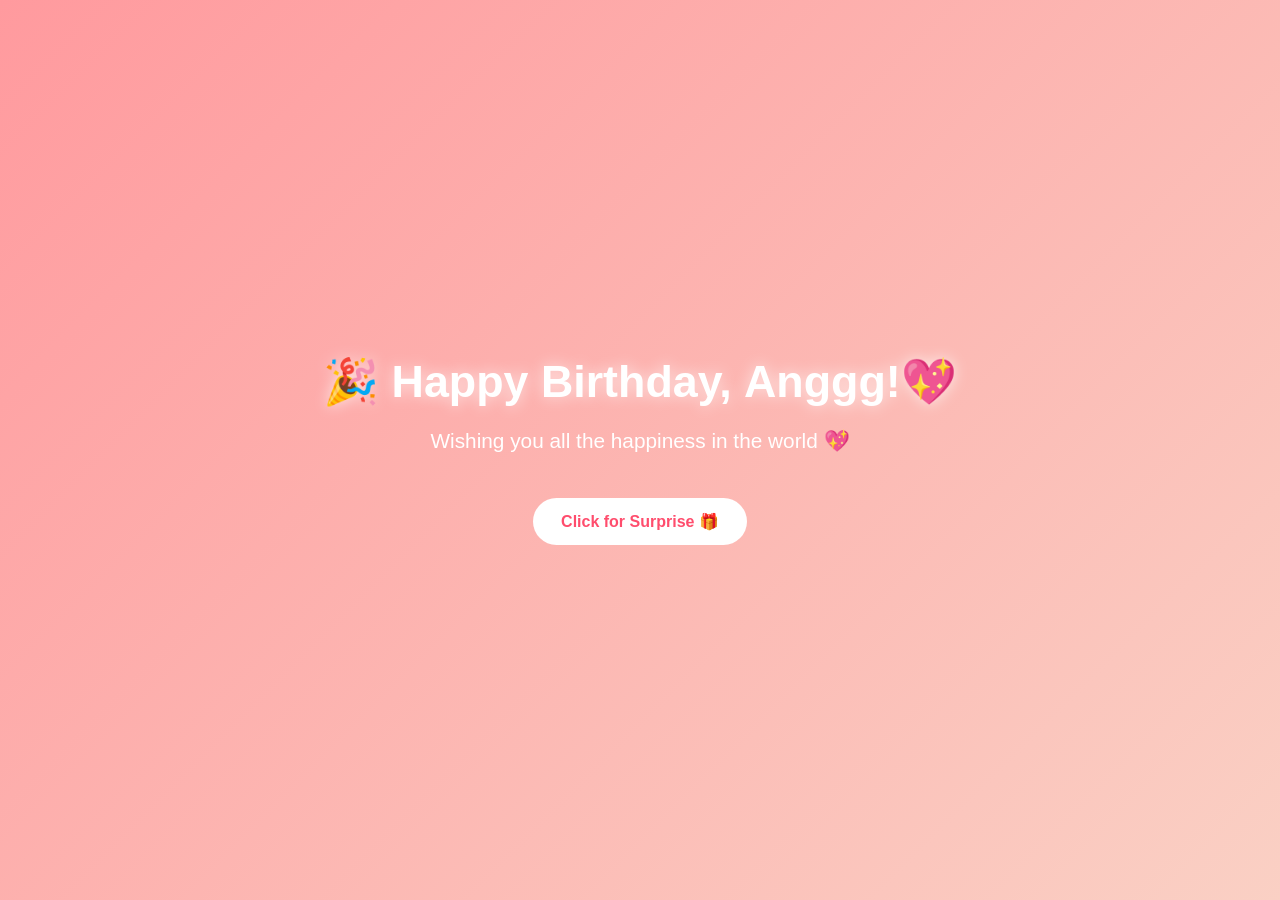
<file: index.html>
<!DOCTYPE html>
<html lang="en">
<head>
  <meta charset="UTF-8">
  <meta name="viewport" content="width=device-width, initial-scale=1.0">
  <title>Happy Birthday!</title>
  <link rel="stylesheet" href="style.css">
</head>
<body>
  <header class="home">
    <h1 class="birthday-title">
      <span id="fixedText">🎉 Happy Birthday</span>, 
      <span id="changingText">Anggg!</span>
    </h1>
    <p>Wishing you all the happiness in the world 💖</p>
    <button class="surprise-btn" onclick="goToMemories()">Click for Surprise 🎁</button>
  </header>

  <script src="script.js"></script>

</body>
</html>
</file>
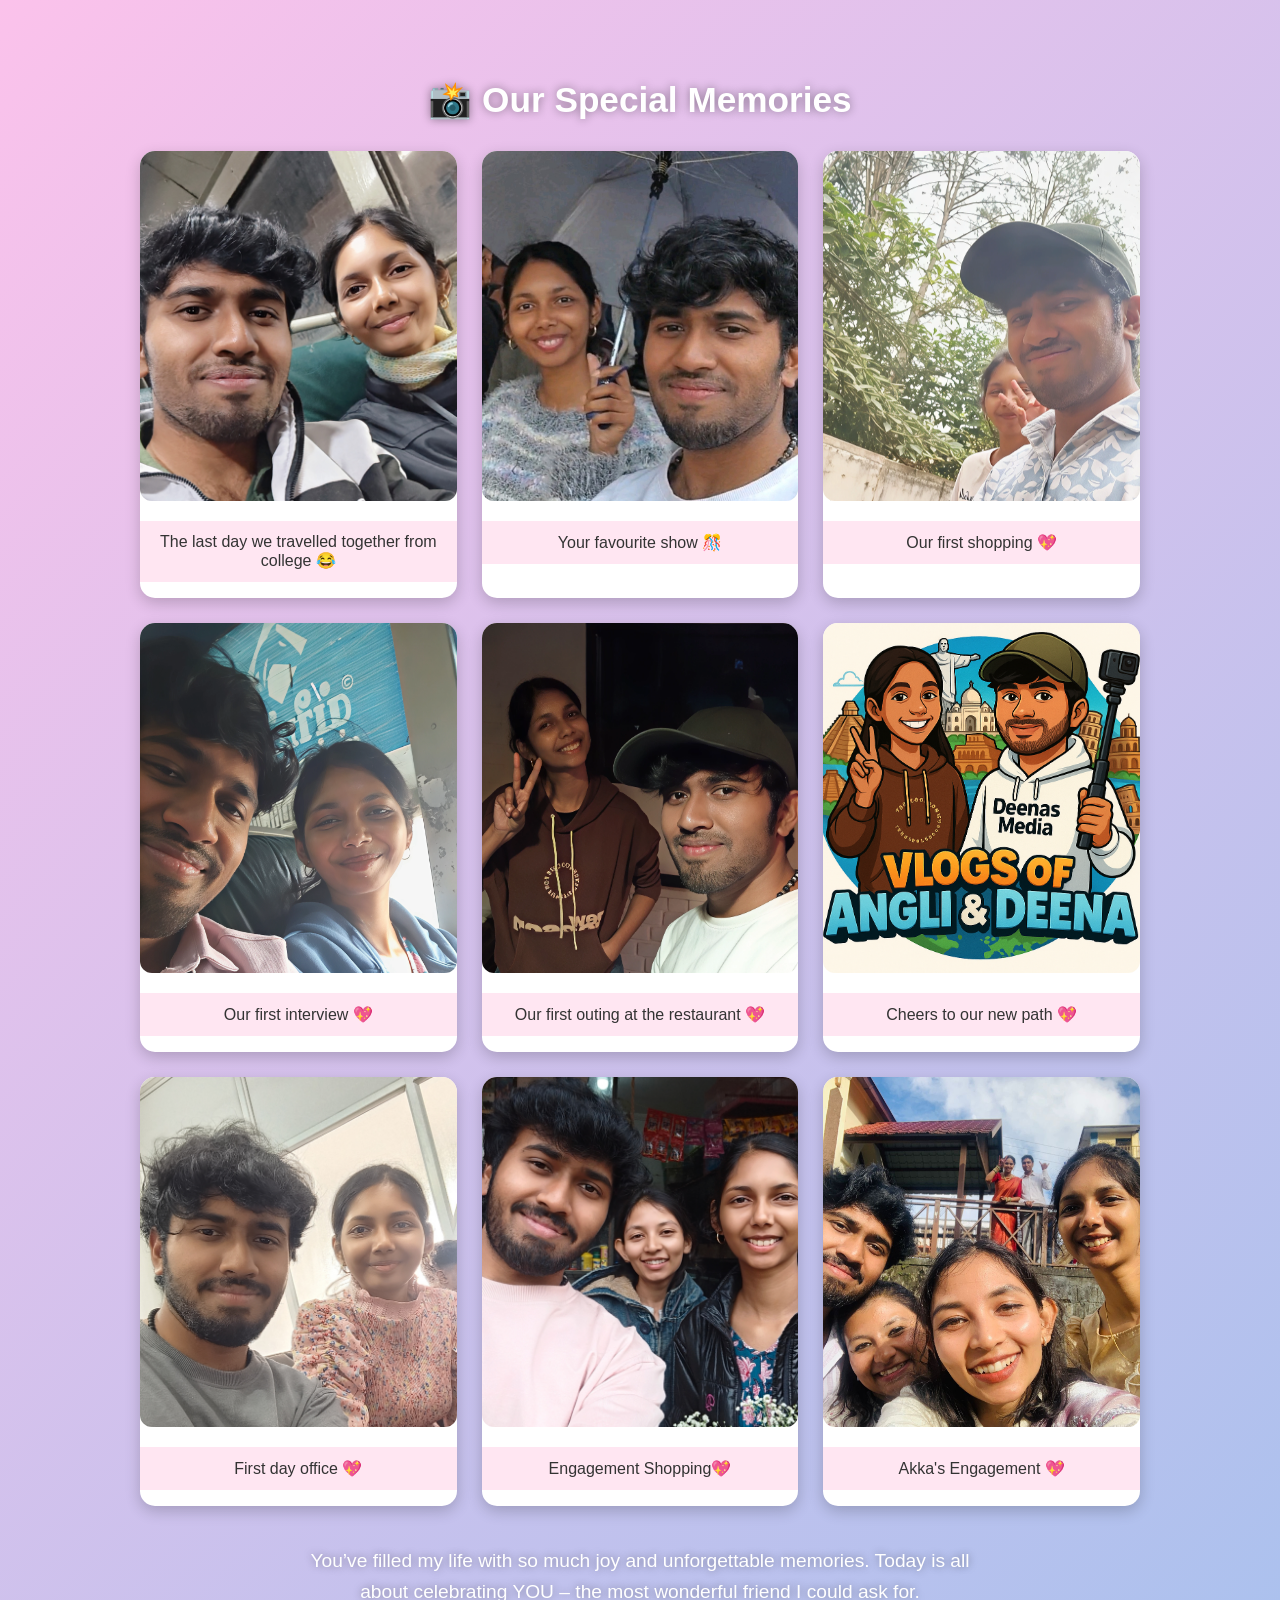
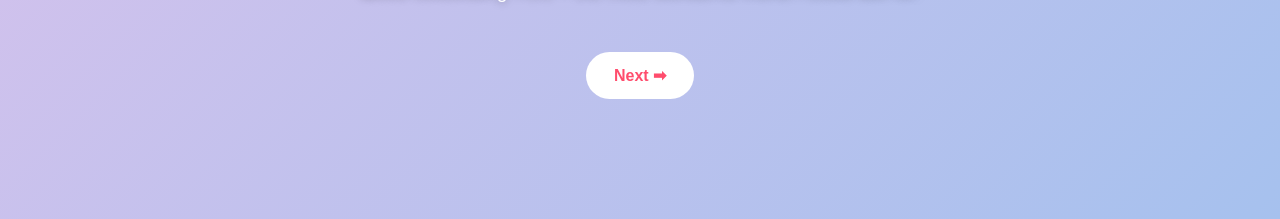
<file: memories.html>
<!DOCTYPE html>
<html lang="en">
<head>
  <meta charset="UTF-8">
  <meta name="viewport" content="width=device-width, initial-scale=1.0">
  <title>Our Memories</title>
  <link rel="stylesheet" href="style.css">
</head>
<body>
  <section class="gallery-section">
    <h2>📸 Our Special Memories</h2>
    
    <div class="gallery">
      <div class="gallery-item">
        <img src="Bus_Travel.jpg" alt="Memory 1">
        <p class="caption">The last day we travelled together from college 😂</p>
      </div>
      <div class="gallery-item">
        <img src="Dog_show.jpg" alt="Memory 2">
        <p class="caption">Your favourite show 🎊</p>
      </div>
      <div class="gallery-item">
        <img src="First_shopping.png" alt="Memory 3">
        <p class="caption">Our first shopping 💖</p>
      </div>
      <div class="gallery-item">
        <img src="First_interview.png" alt="Memory 4">
        <p class="caption">Our first interview 💖</p>
      </div>
      <div class="gallery-item">
        <img src="Night_out.png" alt="Memory 5">
        <p class="caption">Our first outing at the restaurant 💖</p>
      </div>
      <div class="gallery-item">
        <img src="New_episode.png" alt="Memory 6">
        <p class="caption">Cheers to our new path 💖</p>
      </div>
      <div class="gallery-item">
        <img src="First_office.jpg" alt="Memory 7">
        <p class="caption">First day office 💖</p>
      </div>
      <div class="gallery-item">
        <img src="Engagement Shopping.jpg" alt="Memory 9">
        <p class="caption">Engagement Shopping💖</p>
      </div>
      <div class="gallery-item">
        <img src="Akka's engagement.jpg" alt="Memory 8">
        <p class="caption">Akka's Engagement 💖</p>
      </div>
    </div>

    <p class="memories-text">
      You’ve filled my life with so much joy and unforgettable memories.  
      Today is all about celebrating YOU – the most wonderful friend I could ask for. 
    </p>

    <button class="surprise-btn" onclick="goToMessage()">Next ➡</button>
  </section>

  <script src="script.js"></script>
  <script>
    // Ensure navigation works
    function goToMessage() {
      window.location.href = "message.html";
    }

    // Show captions when clicking images
    const galleryItems = document.querySelectorAll(".gallery-item img");
    galleryItems.forEach(img => {
      img.addEventListener("click", () => {
        const caption = img.nextElementSibling;
        caption.classList.toggle("show");
      });
    });
  </script>
</body>
</html>
</file>
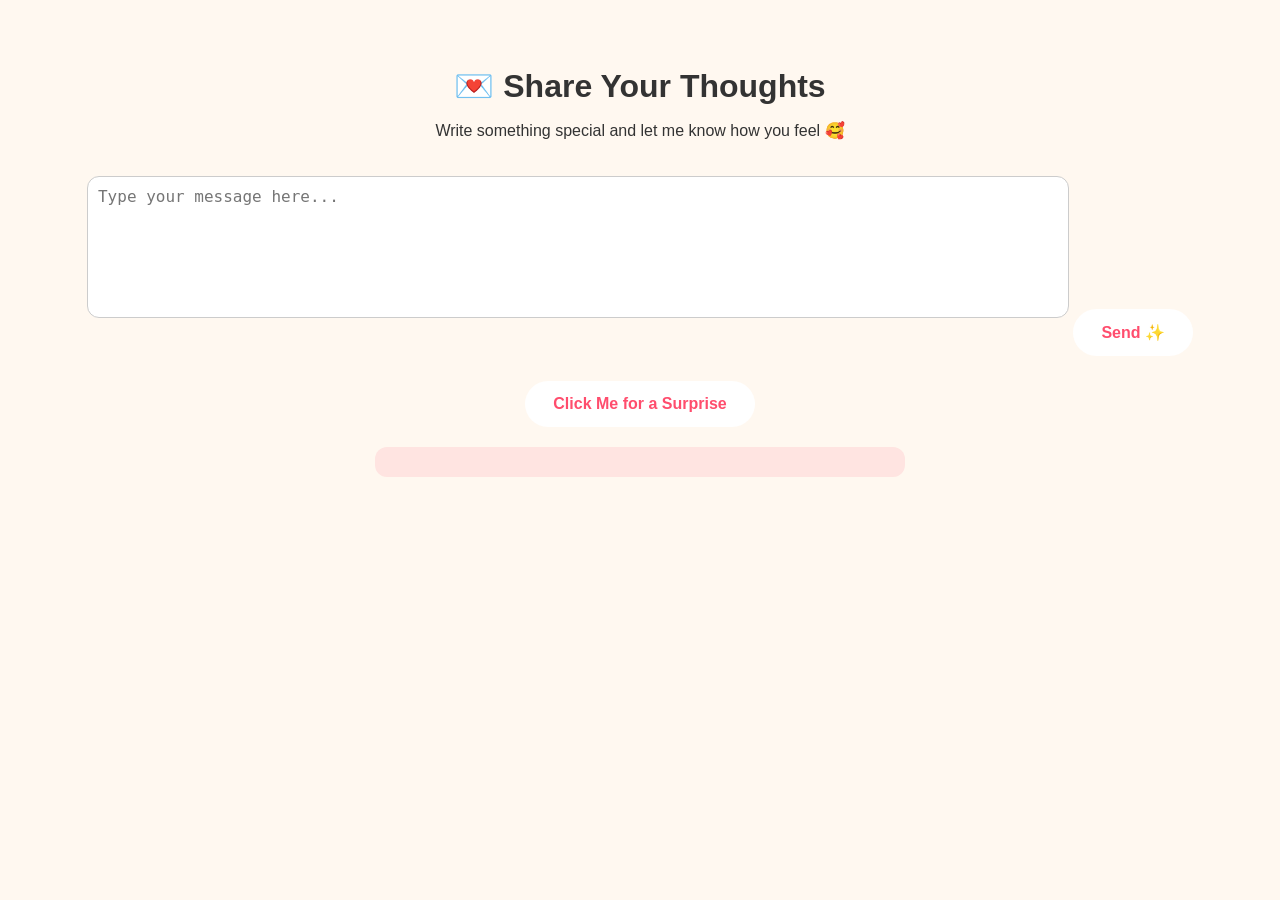
<file: message.html>
<!DOCTYPE html>
<html lang="en">
<head>
  <meta charset="UTF-8">
  <meta name="viewport" content="width=device-width, initial-scale=1.0">
  <title>Your Thoughts</title>
  <link rel="stylesheet" href="style.css">
</head>
<body>
  <section class="message-box">
    <h2>💌 Share Your Thoughts</h2>
    <p>Write something special and let me know how you feel 🥰</p>

    <textarea id="userMessage" placeholder="Type your message here..."></textarea>
    <button class="surprise-btn" onclick="submitMessage()">Send ✨</button>
    
    <button onclick="window.location.href='video.html'" class="btn">
  Click Me for a Surprise
</button>


    <div id="displayMessage" class="hidden"></div>
  </section>

  <script>
    function submitMessage() {
      const textarea = document.getElementById("userMessage");
      const message = textarea.value.trim();
      const displayDiv = document.getElementById("displayMessage");

      if (message) {
        displayDiv.textContent = "💖 Your Message: " + message;
        displayDiv.classList.remove("hidden");
        textarea.value = ""; // clear after sending
      } else {
        displayDiv.textContent = "⚠️ Please type a message before sending!";
        displayDiv.classList.remove("hidden");
      }
    }
  </script>
</body>
</html>
</file>
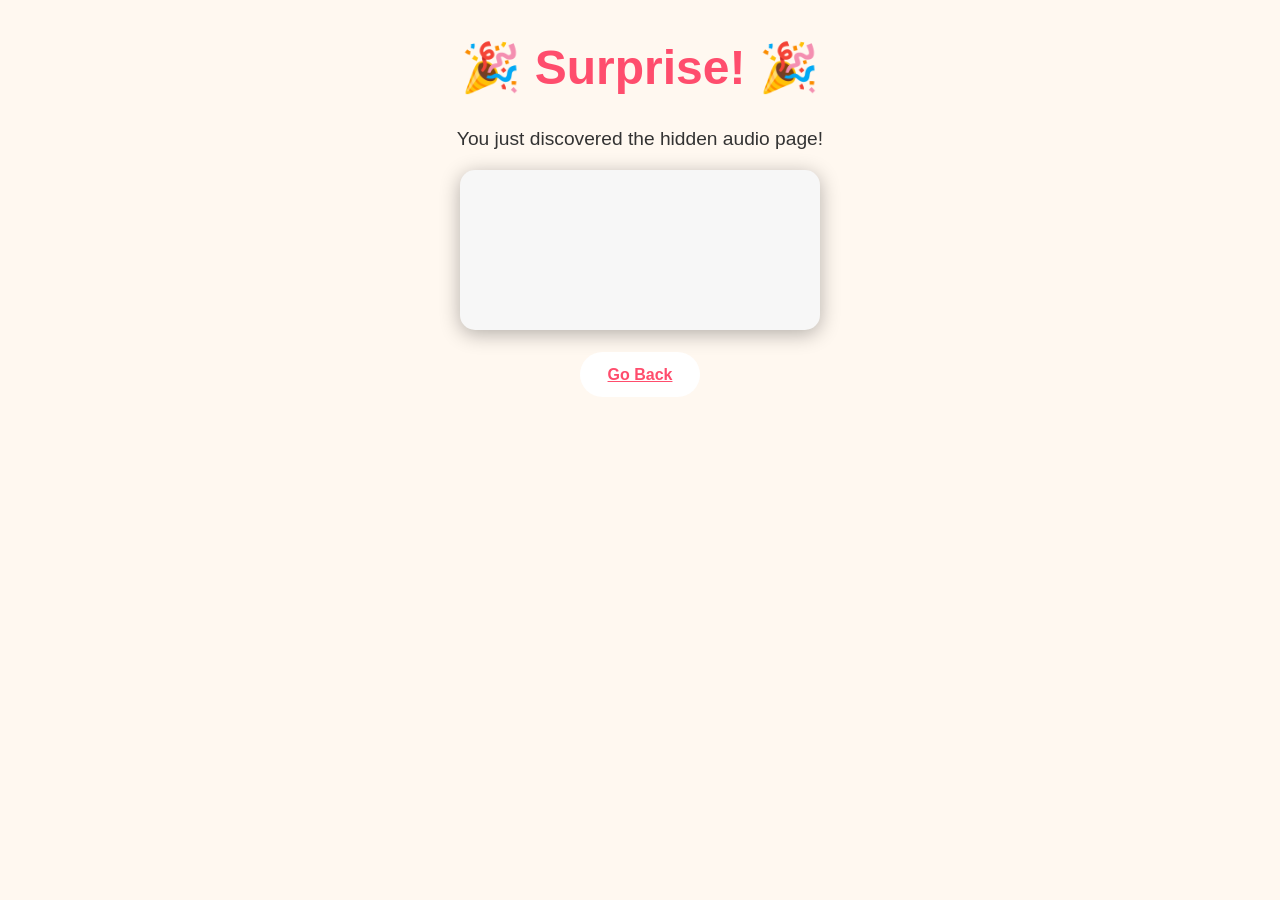
<file: video.html>
<!DOCTYPE html>
<html lang="en">
<head>
  <meta charset="UTF-8">
  <meta name="viewport" content="width=device-width, initial-scale=1.0">
  <title>Surprise Page</title>
  <link rel="stylesheet" href="style.css">

  <style>
    .surprise-container {
      text-align: center;
      margin-top: 40px;
    }

    .audio-box {
      width: 320px;
      height: 120px;
      padding: 20px;
      margin: auto;
      border-radius: 15px;
      background: #f7f7f7;
      box-shadow: 0 4px 20px rgba(0,0,0,0.3);
      display: flex;
      justify-content: center;
      align-items: center;
    }

    .audio-box iframe {
      width: 100%;
      height: 60px;
      border: none;
      border-radius: 10px;
    }
  </style>
</head>

<body>
  <div class="surprise-container">
    <h1>🎉 Surprise! 🎉</h1>
    <p>You just discovered the hidden audio page!</p>

    <div class="audio-box">
      <iframe 
        src="https://drive.google.com/file/d/1E569rLlaKKdLoGX0mV8Eji1CmboAnheb/preview" 
        allow="autoplay">
      </iframe>
    </div>

    <br><br>
    <a href="index.html" class="btn">Go Back</a>
  </div>
</body>
</html>
</file>
<file: style.css>
body {
  margin: 0;
  font-family: 'Poppins', sans-serif;
  background: #fff8f0;
  color: #333;
  text-align: center;
  overflow-x: hidden; /* ✅ allow vertical scroll but prevent horizontal */
}

/* ---------------- Home Page ---------------- */
.home {
  height: 100vh;
  display: flex;
  flex-direction: column;
  justify-content: center;
  align-items: center;
  background: linear-gradient(135deg, #ff9a9e, #fad0c4);
  color: white;
  position: relative;
  overflow: hidden;
}

.birthday-title {
  font-size: 2.8rem;
  margin: 0;
  z-index: 2;
  text-shadow: 0 0 15px rgba(255,255,255,0.7);
  animation: glow 2s infinite alternate;
}

@keyframes glow {
  from { text-shadow: 0 0 10px #fff, 0 0 20px #ff4d6d; }
  to   { text-shadow: 0 0 20px #fff, 0 0 40px #ff85a2; }
}

.home p {
  font-size: 1.3rem;
  z-index: 2;
}

/* Buttons */
.surprise-btn {
  margin-top: 25px;
  padding: 14px 28px;
  font-size: 1rem;
  font-weight: bold;
  background: white;
  color: #ff4d6d;
  border: none;
  border-radius: 30px;
  cursor: pointer;
  transition: 0.3s;
  z-index: 2;
}
.surprise-btn:hover {
  background: #ffe4e1;
  transform: scale(1.1);
}

/* Rotating text effect */
#changingText {
  display: inline-block;
  transition: opacity 0.8s ease, transform 0.8s ease;
  will-change: opacity, transform;
}
.fade-out {
  opacity: 0;
  transform: translateY(-20px);
}
.fade-in {
  opacity: 1;
  transform: translateY(0);
}

/* Confetti */
.confetti {
  position: absolute;
  width: 12px;
  height: 12px;
  border-radius: 50%;
  opacity: 0.8;
  animation: fall linear forwards;
  z-index: 1;
}
@keyframes fall {
  to {
    transform: translateY(100vh) rotate(720deg);
    opacity: 0;
  }
}

/* ---------------- Memories Page ---------------- */
.gallery-section {
  padding: 50px 20px 120px; /* ✅ bottom space for button */
  background: linear-gradient(135deg, #fbc2eb, #a6c1ee);
  min-height: 100vh;
  text-align: center;
  color: #333;
  overflow-y: auto; /* ✅ enable scrolling if tall */
}

.gallery-section h2 {
  font-size: 2.2rem;
  margin-bottom: 30px;
  color: white;
  text-shadow: 0 0 10px rgba(0,0,0,0.4);
}

.gallery {
  display: grid;
  grid-template-columns: repeat(auto-fit, minmax(250px, 1fr));
  gap: 25px;
  max-width: 1000px;
  margin: 0 auto 40px;
}

.gallery-item {
  background: white;
  border-radius: 15px;
  overflow: hidden;
  box-shadow: 0 5px 15px rgba(0,0,0,0.2);
  transition: transform 0.3s;
}
.gallery-item:hover {
  transform: scale(1.05);
}

.gallery-item img {
  width: 100%;
  height: 350px;
  object-fit: cover;
  border-radius: 12px;
}

@media (max-width: 768px) {
  .gallery-item img {
    height: 420px;
    object-position: top center;
  }
}

.caption {
  padding: 12px;
  font-size: 1rem;
  background: #ffe6f2;
  color: #333;
}

.memories-text {
  margin-top: 30px;
  font-size: 1.2rem;
  line-height: 1.6;
  color: white;
  text-shadow: 0 0 8px rgba(0,0,0,0.4);
  max-width: 700px;
  margin-left: auto;
  margin-right: auto;
  padding: 0 20px;
}

/* ---------------- Message Page ---------------- */
.message-box {
  padding: 40px;
}
.message-box h2 {
  font-size: 2rem;
  margin-bottom: 10px;
}
.message-box textarea {
  width: 80%;
  height: 120px;
  padding: 10px;
  border-radius: 12px;
  border: 1px solid #ccc;
  font-size: 1rem;
  margin: 20px 0;
  resize: none;
}
#displayMessage {
  margin-top: 20px;
  padding: 15px;
  background: #ffe4e1;
  border-radius: 12px;
  max-width: 500px;
  margin-left: auto;
  margin-right: auto;
  font-size: 1.1rem;
  font-weight: bold;
  color: #333;
}
.submitted-messages {
  margin-top: 20px;
  padding: 10px;
}
.new-message {
  background: #ffe4e1;
  padding: 10px 15px;
  border-radius: 12px;
  margin-top: 10px;
  display: inline-block;
  font-size: 1rem;
  box-shadow: 0 2px 5px rgba(0,0,0,0.1);
}

.surprise-container {
  text-align: center;
  margin-top: 100px;
}

.surprise-container h1 {
  font-size: 3rem;
  color: #ff4d6d;
}

.surprise-container p {
  font-size: 1.2rem;
  margin: 20px 0;
}

.btn {
  margin-top: 25px;
  padding: 14px 28px;
  font-size: 1rem;
  font-weight: bold;
  background: white;
  color: #ff4d6d;
  border: none;
  border-radius: 30px;
  cursor: pointer;
  transition: 0.3s;
  z-index: 2;
}
.btn:hover {
  background: #ffe4e1;
  transform: scale(1.1);
}
</file>
